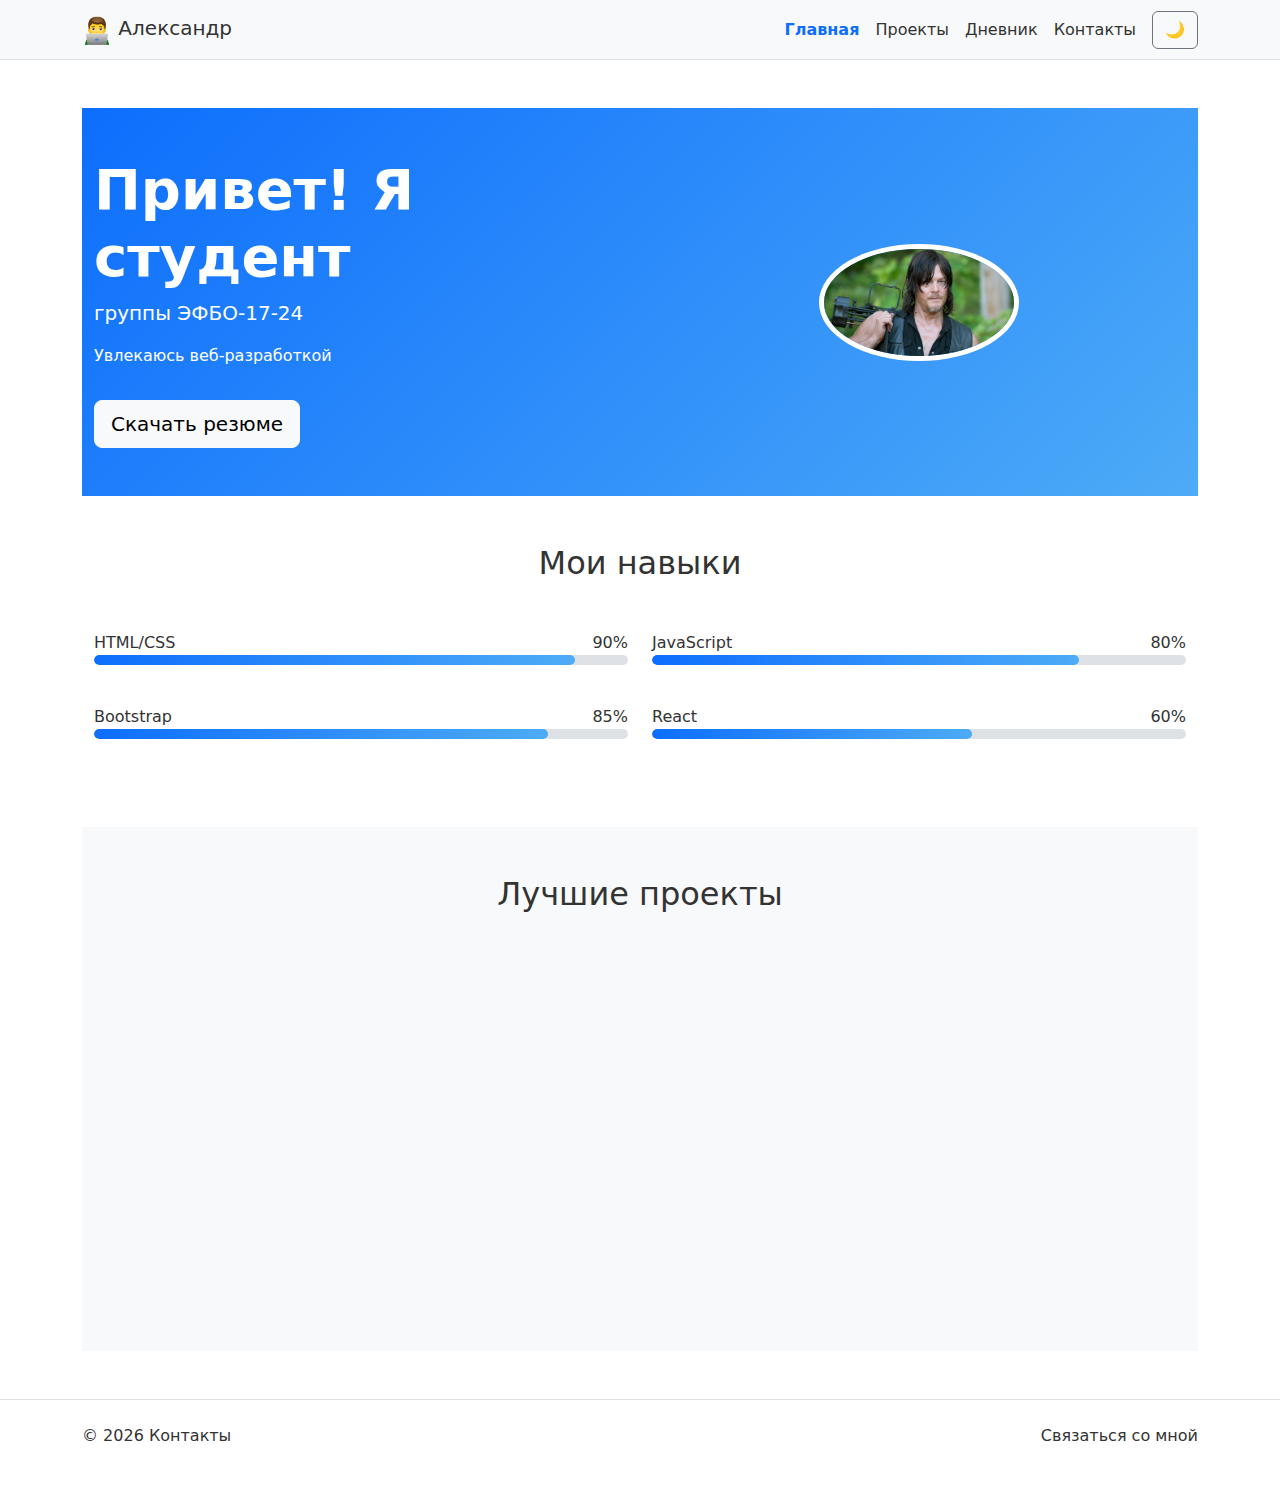
<file: index.html>
<!DOCTYPE html>
<html lang="ru" data-bs-theme="light">

<head>
    <meta charset="UTF-8">
    <meta name="viewport" content="width=device-width, initial-scale=1, viewport-fit=cover">
    <title>Главная - Портфолио</title>
    <link href="https://cdn.jsdelivr.net/npm/bootstrap@5.3.0/dist/css/bootstrap.min.css" rel="stylesheet">
    <link rel="stylesheet" href="styles/styles.css">
</head>

<body>
    <a class="skip-link" href="#main">Перейти к основному содержимому</a>

    <header>
        <!-- Навигация -->
        <nav class="navbar navbar-expand-lg navbar-custom">
            <div class="container">
                <a class="navbar-brand" href="index.html">
                    <img src="images/logo.png" alt="Логотип" width="30" height="30"
                        class="d-inline-block align-text-top">
                    Александр
                </a>
                <button class="navbar-toggler" type="button" data-bs-toggle="collapse" data-bs-target="#navbarNav"
                    aria-controls="navbarNav" aria-expanded="false" aria-label="Открыть меню навигации">
                    <span class="navbar-toggler-icon"></span>
                </button>
                <div class="collapse navbar-collapse" id="navbarNav">
                    <ul class="navbar-nav ms-auto">
                        <li class="nav-item">
                            <a class="nav-link active" href="index.html">Главная</a>
                        </li>
                        <li class="nav-item">
                            <a class="nav-link" href="pages/projects.html">Проекты</a>
                        </li>
                        <li class="nav-item">
                            <a class="nav-link" href="pages/diary.html">Дневник</a>
                        </li>
                        <li class="nav-item">
                            <a class="nav-link" href="pages/contacts.html">Контакты</a>
                        </li>
                    </ul>
                    <button class="btn btn-outline-secondary ms-2" id="themeToggle"
                        title="Переключить на тёмную тему">🌙</button>
                </div>
            </div>
        </nav>
    </header>

    <main id="main" class="container my-5">
        <!-- Герой секция -->
        <section class="hero-section bg-primary text-white py-5">
            <div class="container">
                <div class="row align-items-center">
                    <div class="col-md-6">
                        <h1 class="display-4 fw-bold">Привет! Я студент</h1>
                        <p class="lead">группы ЭФБО-17-24</p>
                        <p>Увлекаюсь веб-разработкой</p>
                        <a href="assets/resume.pdf" class="btn btn-light btn-lg mt-3" download>
                            Скачать резюме
                        </a>
                    </div>
                    
                    <div class="col-md-6 text-center">
                        <picture>
                            <source type="image/avif"
                                srcset="images/photo-150.avif 150w, images/photo-200.avif 200w, images/photo-300.avif 300w"
                                sizes="200px">
                            <source type="image/webp"
                                srcset="images/photo-150.webp 150w, images/photo-200.webp 200w, images/photo-300.webp 300w"
                                sizes="200px">
                            <img src="images/photo-200.jpg"
                                srcset="images/photo-150.jpg 150w, images/photo-200.jpg 200w, images/photo-300.jpg 300w"
                                sizes="200px" width="200" height="200" alt="Фото студента"
                                class="img-fluid rounded-circle profile-photo" fetchpriority="high">
                        </picture>
                    </div>
                </div>
            </div>
        </section>

        <!-- Навыки -->
        <section class="skills-section py-5">
            <div class="container">
                <h2 class="text-center mb-5">Мои навыки</h2>
                <div class="row">
                    <div class="col-md-6 mb-4">
                        <div class="skill-item">
                            <div class="d-flex justify-content-between">
                                <span>HTML/CSS</span>
                                <span>90%</span>
                            </div>
                            <div class="progress">
                                <div class="progress-bar" style="width: 90%"></div>
                            </div>
                        </div>
                    </div>
                    <div class="col-md-6 mb-4">
                        <div class="skill-item">
                            <div class="d-flex justify-content-between">
                                <span>JavaScript</span>
                                <span>80%</span>
                            </div>
                            <div class="progress">
                                <div class="progress-bar" style="width: 80%"></div>
                            </div>
                        </div>
                    </div>
                    <div class="col-md-6 mb-4">
                        <div class="skill-item">
                            <div class="d-flex justify-content-between">
                                <span>Bootstrap</span>
                                <span>85%</span>
                            </div>
                            <div class="progress">
                                <div class="progress-bar" style="width: 85%"></div>
                            </div>
                        </div>
                    </div>
                    <div class="col-md-6 mb-4">
                        <div class="skill-item">
                            <div class="d-flex justify-content-between">
                                <span>React</span>
                                <span>60%</span>
                            </div>
                            <div class="progress">
                                <div class="progress-bar" style="width: 60%"></div>
                            </div>
                        </div>
                    </div>
                </div>
            </div>
        </section>

        <!-- Лучшие проекты -->
        <section class="projects-preview bg-light py-5">
            <div class="container">
                <h2 class="text-center mb-5">Лучшие проекты</h2>
                <div class="row">
                    <div class="card project-card text-center h-100">
                        <img src="images/project1.jpg" class="card-img-top responsive-image" alt="Проект 1" loading="lazy" width="400"
                            height="270">
                        <div class="card-body">
                            <h5 class="card-title">Личный сайт</h5>
                            <p class="card-text">HTML, CSS</p>
                        </div>
                    </div>

                    <div class="card project-card text-center h-100">
                        <img src="images/project2.jpg" class="card-img-top responsive-image" alt="Проект 2" loading="lazy" width="400"
                            height="270">
                        <div class="card-body">
                            <h5 class="card-title">Todo-приложение</h5>
                            <p class="card-text">JavaScript</p>
                        </div>
                    </div>

                    <div class="card project-card text-center h-100">
                        <img src="images/project3.jpg" class="card-img-top responsive-image" alt="Проект 3" loading="lazy" width="400"
                            height="270">
                        <div class="card-body">
                            <h5 class="card-title">Интернет-магазин</h5>
                            <p class="card-text">React</p>
                        </div>
                    </div>
                </div>
            </div>
        </section>
    </main>

    <!-- Футер -->
    <footer class="bg-dark text-white py-4">
        <div class="container">
            <div class="row">
                <div class="col-md-6">
                    <p>&copy; 2025 Контакты</p>
                </div>
                <div class="col-md-6 text-end">
                    <a href="pages/contacts.html" class="text-white">Связаться со мной</a>
                </div>
            </div>
        </div>
    </footer>

    <script src="https://cdn.jsdelivr.net/npm/bootstrap@5.3.0/dist/js/bootstrap.bundle.min.js"></script>
    <script src="scripts/main.js"></script>
</body>

</html>
</file>
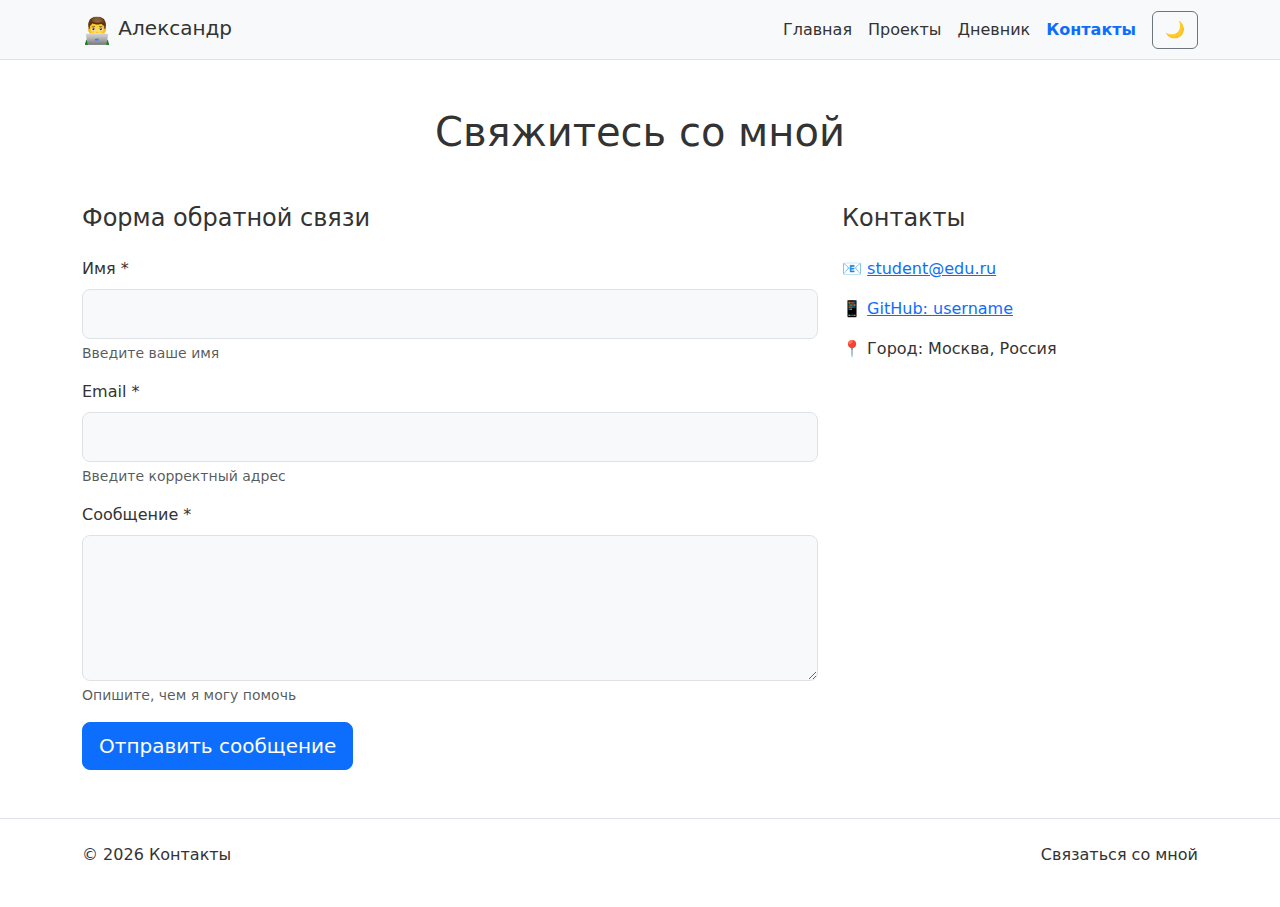
<file: pages/contacts.html>
<!DOCTYPE html>
<html lang="ru" data-bs-theme="light">

<head>
    <meta charset="UTF-8">
    <meta name="viewport" content="width=device-width, initial-scale=1, viewport-fit=cover">
    <title>Контакты - Портфолио</title>
    <meta name="description"
        content="Портфолио студента Александр — проекты, учебный дневник, контакты и резюме. Создано с использованием HTML, CSS, Bootstrap и JavaScript.">
    <link href="https://cdn.jsdelivr.net/npm/bootstrap@5.3.0/dist/css/bootstrap.min.css" rel="stylesheet">
    <link rel="stylesheet" href="../styles/styles.css">
</head>

<body>
    <a class="skip-link" href="#main">Перейти к основному содержимому</a>

    <header>
        <!-- Навигация -->
        <nav class="navbar navbar-expand-lg navbar-custom" role="navigation" aria-label="Основная навигация">
            <div class="container">
                <a class="navbar-brand" href="../index.html">
                    <img src="../images/logo.png" alt="Логотип" width="30" height="30"
                        class="d-inline-block align-text-top">
                    Александр
                </a>
                <button class="navbar-toggler" type="button" data-bs-toggle="collapse" data-bs-target="#navbarNav"
                    aria-controls="navbarNav" aria-expanded="false" aria-label="Открыть меню навигации">
                    <span class="navbar-toggler-icon"></span>
                </button>
                <div class="collapse navbar-collapse" id="navbarNav">
                    <ul class="navbar-nav ms-auto">
                        <li class="nav-item">
                            <a class="nav-link" href="../index.html">Главная</a>
                        </li>
                        <li class="nav-item">
                            <a class="nav-link" href="projects.html">Проекты</a>
                        </li>
                        <li class="nav-item">
                            <a class="nav-link" href="diary.html">Дневник</a>
                        </li>
                        <li class="nav-item">
                            <a class="nav-link active" aria-current="page" href="contacts.html">Контакты</a>
                        </li>
                    </ul>
                    <button class="btn btn-outline-secondary ms-2" id="themeToggle" title="Переключить на тёмную тему"
                        aria-pressed="false">🌙</button>
                </div>
            </div>
        </nav>
    </header>

    <main id="main">
        <!-- Контактная форма -->
        <section class="contacts-section py-5">
            <div class="container">
                <h1 class="text-center mb-5">Свяжитесь со мной</h1>

                <div class="row">
                    <div class="col-md-8">
                        <form id="contactForm" class="contact-form" aria-labelledby="contactFormTitle" novalidate>
                            <fieldset>
                                <legend id="contactFormTitle" class="h4 mb-4">Форма обратной связи</legend>

                                <div class="mb-3">
                                    <label for="name" class="form-label">
                                        Имя <span aria-hidden="true">*</span>
                                    </label>
                                    <input type="text" class="form-control" id="name" aria-required="true" required
                                        aria-describedby="nameHelp nameError">
                                    <div id="nameHelp" class="form-text">Введите ваше имя</div>
                                    <div id="nameError" class="invalid-feedback">Пожалуйста, введите ваше имя</div>
                                </div>

                                <div class="mb-3">
                                    <label for="email" class="form-label">
                                        Email <span aria-hidden="true">*</span>
                                    </label>
                                    <input type="email" class="form-control" id="email" aria-required="true" required
                                        aria-describedby="emailHelp emailError">
                                    <div id="emailHelp" class="form-text">Введите корректный адрес</div>
                                    <div id="emailError" class="invalid-feedback">Пожалуйста, введите корректный email
                                    </div>
                                </div>

                                <div class="mb-3">
                                    <label for="message" class="form-label">
                                        Сообщение <span aria-hidden="true">*</span>
                                    </label>
                                    <textarea class="form-control" id="message" rows="5" aria-required="true" required
                                        aria-describedby="messageHelp messageError"></textarea>
                                    <div id="messageHelp" class="form-text">Опишите, чем я могу помочь</div>
                                    <div id="messageError" class="invalid-feedback">Пожалуйста, введите сообщение</div>
                                </div>

                                <button type="submit" class="btn btn-primary btn-lg" aria-label="Отправить сообщение">
                                    Отправить сообщение
                                </button>
                            </fieldset>
                        </form>
                    </div>

                    <div class="col-md-4">
                        <aside class="contact-info" aria-label="Контактная информация">
                            <h2 class="h4 mb-4">Контакты</h2>
                            <ul class="list-unstyled">
                                <li class="mb-3"><span aria-hidden="true">📧</span> <a
                                        href="mailto:student@edu.ru">student@edu.ru</a></li>
                                <li class="mb-3"><span aria-hidden="true">📱</span> <a
                                        href="https://github.com/username">GitHub: username</a></li>
                                <li class="mb-3"><span aria-hidden="true">📍</span> Город: Москва, Россия</li>
                            </ul>
                        </aside>
                    </div>
                </div>
            </div>
        </section>
    </main>

    <!-- Футер -->
    <footer class="bg-dark text-white py-4">
        <div class="container">
            <div class="row">
                <div class="col-md-6">
                    <p>&copy; <span id="year">2025</span> Контакты</p>
                </div>
                <div class="col-md-6 text-end">
                    <a href="contacts.html" class="text-white">Связаться со мной</a>
                </div>
            </div>
        </div>
    </footer>

    <script src="https://cdn.jsdelivr.net/npm/bootstrap@5.3.0/dist/js/bootstrap.bundle.min.js"></script>
    <script src="../scripts/main.js"></script>
    <script src="../scripts/form-validation.js"></script>
</body>

</html>
</file>
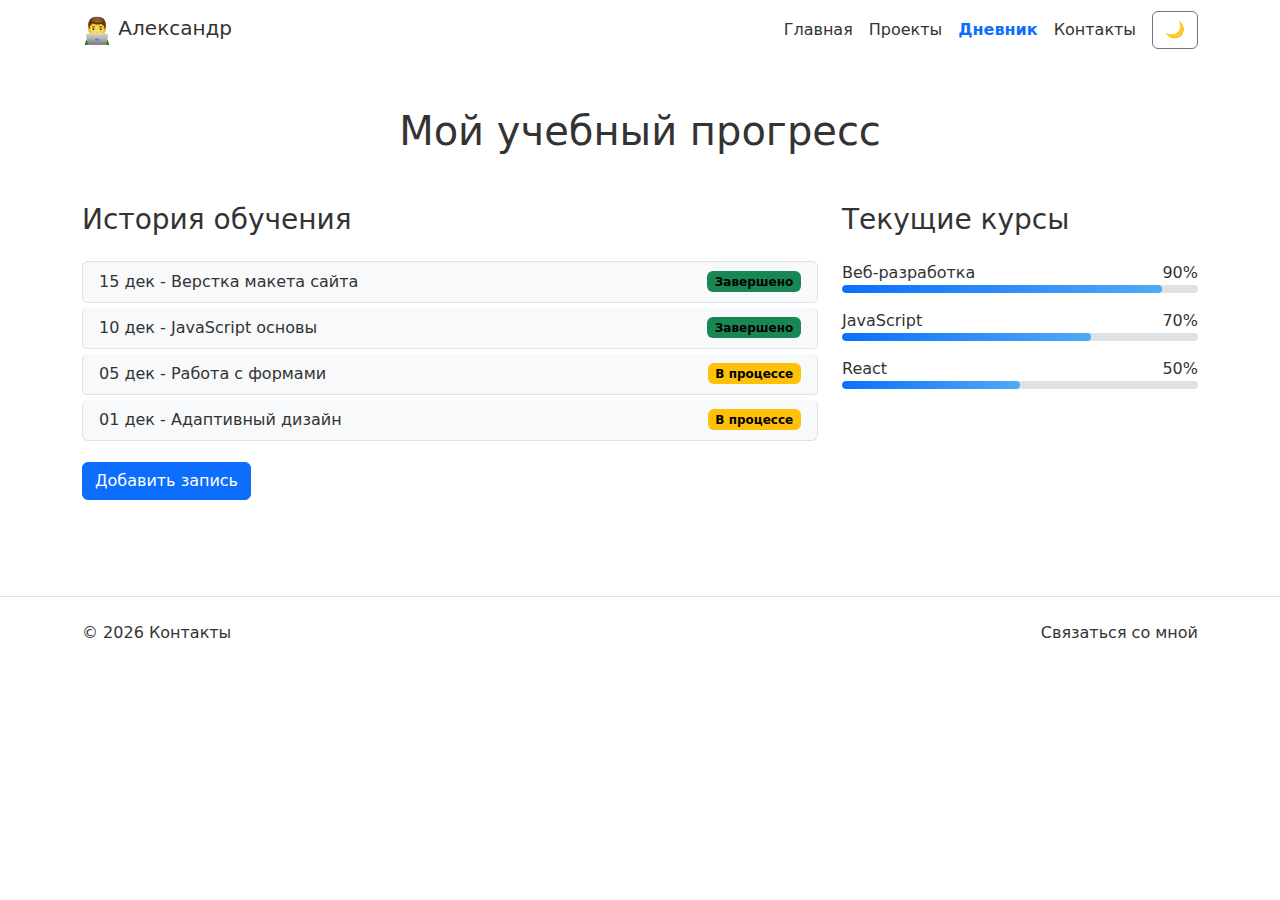
<file: pages/diary.html>
<!DOCTYPE html>
<html lang="ru" data-theme="light">

<head>
    <meta charset="UTF-8">
    <meta name="viewport" content="width=device-width, initial-scale=1.0">
    <title>Дневник - Портфолио</title>
    <link href="https://cdn.jsdelivr.net/npm/bootstrap@5.3.0/dist/css/bootstrap.min.css" rel="stylesheet">
    <link rel="stylesheet" href="../styles/styles.css">
</head>

<body>
    <!-- Навигация -->
    <nav class="navbar navbar-expand-lg navbar-light">
        <div class="container">
            <a class="navbar-brand" href="../index.html">
                <img src="../images/logo.png" alt="Логотип" width="30" height="30"
                    class="d-inline-block align-text-top">
                Александр
            </a>
            <button class="navbar-toggler" type="button" data-bs-toggle="collapse" data-bs-target="#navbarNav">
                <span class="navbar-toggler-icon"></span>
            </button>
            <div class="collapse navbar-collapse" id="navbarNav">
                <ul class="navbar-nav ms-auto">
                    <li class="nav-item">
                        <a class="nav-link" href="../index.html">Главная</a>
                    </li>
                    <li class="nav-item">
                        <a class="nav-link" href="projects.html">Проекты</a>
                    </li>
                    <li class="nav-item">
                        <a class="nav-link active" href="diary.html">Дневник</a>
                    </li>
                    <li class="nav-item">
                        <a class="nav-link" href="contacts.html">Контакты</a>
                    </li>
                </ul>
                <button class="btn btn-outline-secondary ms-2" id="themeToggle"
                    title="Переключить на тёмную тему">🌙</button>
            </div>
        </div>
    </nav>

    <!-- Учебный дневник -->
    <section class="diary-section py-5">
        <div class="container">
            <h1 class="text-center mb-5">Мой учебный прогресс</h1>

            <div class="row">
                <div class="col-md-8">
                    <div class="progress-list mb-5">
                        <h3 class="mb-4">История обучения</h3>
                        <div class="list-group" id="tasksList">
                            <div class="list-group-item">
                                <div class="d-flex justify-content-between align-items-center">
                                    <span>15 дек - Верстка макета сайта</span>
                                    <span class="badge bg-success">Завершено</span>
                                </div>
                            </div>
                            <div class="list-group-item">
                                <div class="d-flex justify-content-between align-items-center">
                                    <span>10 дек - JavaScript основы</span>
                                    <span class="badge bg-success">Завершено</span>
                                </div>
                            </div>
                            <div class="list-group-item">
                                <div class="d-flex justify-content-between align-items-center">
                                    <span>05 дек - Работа с формами</span>
                                    <span class="badge bg-warning">В процессе</span>
                                </div>
                            </div>
                            <div class="list-group-item">
                                <div class="d-flex justify-content-between align-items-center">
                                    <span>01 дек - Адаптивный дизайн</span>
                                    <span class="badge bg-warning">В процессе</span>
                                </div>
                            </div>
                        </div>
                        <button class="btn btn-primary mt-3" id="addEntryBtn" data-bs-toggle="modal"
                            data-bs-target="#addTaskModal">
                            Добавить запись
                        </button>
                    </div>
                </div>

                <div class="col-md-4">
                    <div class="current-courses">
                        <h3 class="mb-4">Текущие курсы</h3>
                        <div class="course-progress mb-3">
                            <div class="d-flex justify-content-between">
                                <span>Веб-разработка</span>
                                <span>90%</span>
                            </div>
                            <div class="progress">
                                <div class="progress-bar" style="width: 90%"></div>
                            </div>
                        </div>
                        <div class="course-progress mb-3">
                            <div class="d-flex justify-content-between">
                                <span>JavaScript</span>
                                <span>70%</span>
                            </div>
                            <div class="progress">
                                <div class="progress-bar" style="width: 70%"></div>
                            </div>
                        </div>
                        <div class="course-progress mb-3">
                            <div class="d-flex justify-content-between">
                                <span>React</span>
                                <span>50%</span>
                            </div>
                            <div class="progress">
                                <div class="progress-bar" style="width: 50%"></div>
                            </div>
                        </div>
                    </div>
                </div>
            </div>
        </div>
    </section>

    <!-- Модальное окно добавления задачи -->
    <div class="modal fade" id="addTaskModal" tabindex="-1">
        <div class="modal-dialog">
            <div class="modal-content">
                <div class="modal-header">
                    <h5 class="modal-title">Добавить новую задачу</h5>
                    <button type="button" class="btn-close" data-bs-dismiss="modal"></button>
                </div>
                <div class="modal-body">
                    <form id="addTaskForm">
                        <div class="mb-3">
                            <label for="taskDate" class="form-label">Дата</label>
                            <input type="date" class="form-control" id="taskDate" required>
                        </div>
                        <div class="mb-3">
                            <label for="taskDescription" class="form-label">Описание задачи</label>
                            <textarea class="form-control" id="taskDescription" rows="3" required
                                placeholder="Опишите задачу..."></textarea>
                        </div>
                        <div class="mb-3">
                            <label for="taskStatus" class="form-label">Статус</label>
                            <select class="form-select" id="taskStatus" required>
                                <option value="completed">Завершено</option>
                                <option value="in-progress" selected>В процессе</option>
                                <option value="planned">Запланировано</option>
                            </select>
                        </div>
                    </form>
                </div>
                <div class="modal-footer">
                    <button type="button" class="btn btn-secondary" data-bs-dismiss="modal">Отмена</button>
                    <button type="button" class="btn btn-primary" id="saveTaskBtn">Сохранить</button>
                </div>
            </div>
        </div>
    </div>

    <!-- Футер -->
    <footer class="bg-dark text-white py-4">
        <div class="container">
            <div class="row">
                <div class="col-md-6">
                    <p>&copy; 2025 Контакты</p>
                </div>
                <div class="col-md-6 text-end">
                    <a href="contacts.html">Связаться со мной</a>
                </div>
            </div>
        </div>
    </footer>

    <script src="https://cdn.jsdelivr.net/npm/bootstrap@5.3.0/dist/js/bootstrap.bundle.min.js"></script>
    <script src="../scripts/main.js"></script>
    <script src="../scripts/diary.js"></script>
</body>

</html>
</file>
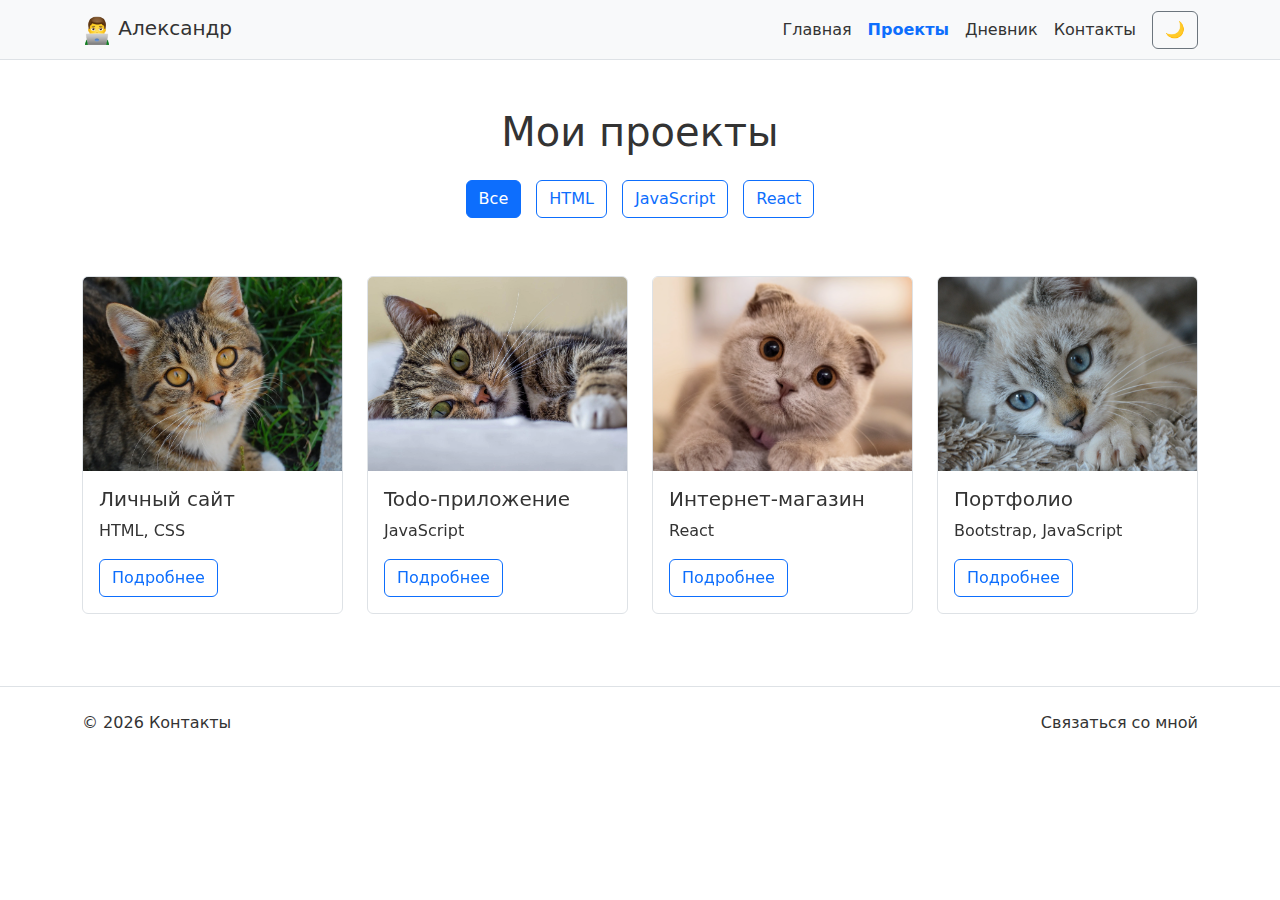
<file: pages/projects.html>
<!DOCTYPE html>
<html lang="ru" data-bs-theme="light">

<head>
    <meta charset="UTF-8">
    <meta name="viewport" content="width=device-width, initial-scale=1, viewport-fit=cover">
    <title>Проекты - Портфолио</title>
    <meta name="description"
        content="Портфолио студента Александр — проекты, учебный дневник, контакты и резюме. Создано с использованием HTML, CSS, Bootstrap и JavaScript.">
    <link href="https://cdn.jsdelivr.net/npm/bootstrap@5.3.0/dist/css/bootstrap.min.css" rel="stylesheet">
    <link rel="stylesheet" href="../styles/styles.css">
</head>

<body>
    <a class="skip-link" href="#main">Перейти к основному содержимому</a>

    <header>
        <!-- Навигация -->
        <nav class="navbar navbar-expand-lg navbar-custom">
            <div class="container">
                <a class="navbar-brand" href="../index.html">
                    <img src="../images/logo.png" alt="Логотип" width="30" height="30"
                        class="d-inline-block align-text-top">
                    Александр
                </a>
                <button class="navbar-toggler" type="button" data-bs-toggle="collapse" data-bs-target="#navbarNav"
                    aria-controls="navbarNav" aria-expanded="false" aria-label="Открыть меню навигации">
                    <span class="navbar-toggler-icon"></span>
                </button>
                <div class="collapse navbar-collapse" id="navbarNav">
                    <ul class="navbar-nav ms-auto">
                        <li class="nav-item">
                            <a class="nav-link" href="../index.html">Главная</a>
                        </li>
                        <li class="nav-item">
                            <a class="nav-link active" href="projects.html">Проекты</a>
                        </li>
                        <li class="nav-item">
                            <a class="nav-link" href="diary.html">Дневник</a>
                        </li>
                        <li class="nav-item">
                            <a class="nav-link" href="contacts.html">Контакты</a>
                        </li>
                    </ul>
                    <button class="btn btn-outline-secondary ms-2" id="themeToggle"
                        title="Переключить на тёмную тему">🌙</button>
                </div>
            </div>
        </nav>
    </header>

    <main id="main">
        <!-- Фильтры проектов -->
        <section class="projects-section py-5">
            <div class="container">
                <h1 class="text-center mb-4">Мои проекты</h1>

                <div class="filters mb-5 text-center">
                    <button class="btn btn-outline-primary active" data-filter="all">Все</button>
                    <button class="btn btn-outline-primary" data-filter="html">HTML</button>
                    <button class="btn btn-outline-primary" data-filter="js">JavaScript</button>
                    <button class="btn btn-outline-primary" data-filter="react">React</button>
                </div>

                <!-- Проекты в один ряд -->
                <div class="row justify-content-center" id="projects-grid">
                    <!-- Проект 1 -->
                    <div class="col-lg-3 col-md-6 mb-4 project-item" data-category="html">
                        <div class="card project-card h-100">
                            <picture>
                                <source type="image/webp"
                                    srcset="../images/project1-400.webp 400w, ../images/project1-800.webp 800w"
                                    sizes="(max-width: 768px) 100vw, 400px">
                                <source type="image/jpeg"
                                    srcset="../images/project1-400.jpg 400w, ../images/project1-800.jpg 800w"
                                    sizes="(max-width: 768px) 100vw, 400px">
                                <img src="../images/project1-400.jpg" class="card-img-top responsive-image"
                                    alt="Личный сайт" loading="lazy" width="400" height="270">
                            </picture>
                            <div class="card-body">
                                <h5 class="card-title">Личный сайт</h5>
                                <p class="card-text">HTML, CSS</p>
                                <button class="btn btn-outline-primary view-details" data-id="1">
                                    Подробнее
                                </button>
                            </div>
                        </div>
                    </div>

                    <!-- Проект 2 -->
                    <div class="col-lg-3 col-md-6 mb-4 project-item" data-category="js">
                        <div class="card project-card h-100">
                            <picture>
                                <source type="image/webp"
                                    srcset="../images/project2-400.webp 400w, ../images/project2-800.webp 800w"
                                    sizes="(max-width: 768px) 100vw, 400px">
                                <source type="image/jpeg"
                                    srcset="../images/project2-400.jpg 400w, ../images/project2-800.jpg 800w"
                                    sizes="(max-width: 768px) 100vw, 400px">
                                <img src="../images/project2-400.jpg" class="card-img-top responsive-image"
                                    alt="Todo-приложение" loading="lazy" width="400" height="270">
                            </picture>
                            <div class="card-body">
                                <h5 class="card-title">Todo-приложение</h5>
                                <p class="card-text">JavaScript</p>
                                <button class="btn btn-outline-primary view-details" data-id="2">
                                    Подробнее
                                </button>
                            </div>
                        </div>
                    </div>

                    <!-- Проект 3 -->
                    <div class="col-lg-3 col-md-6 mb-4 project-item" data-category="react">
                        <div class="card project-card h-100">
                            <picture>
                                <source type="image/webp"
                                    srcset="../images/project3-400.webp 400w, ../images/project3-800.webp 800w"
                                    sizes="(max-width: 768px) 100vw, 400px">
                                <source type="image/jpeg"
                                    srcset="../images/project3-400.jpg 400w, ../images/project3-800.jpg 800w"
                                    sizes="(max-width: 768px) 100vw, 400px">
                                <img src="../images/project3-400.jpg" class="card-img-top responsive-image"
                                    alt="Интернет-магазин" loading="lazy" width="400" height="270">
                            </picture>
                            <div class="card-body">
                                <h5 class="card-title">Интернет-магазин</h5>
                                <p class="card-text">React</p>
                                <button class="btn btn-outline-primary view-details" data-id="3">
                                    Подробнее
                                </button>
                            </div>
                        </div>
                    </div>

                    <!-- Проект 4 -->
                    <div class="col-lg-3 col-md-6 mb-4 project-item" data-category="html">
                        <div class="card project-card h-100">
                            <picture>
                                <source type="image/webp"
                                    srcset="../images/project4-400.webp 400w, ../images/project4-800.webp 800w"
                                    sizes="(max-width: 768px) 100vw, 400px">
                                <source type="image/jpeg" srcset="../images/project4-400.jpg "
                                    sizes="(max-width: 768px) 100vw, 400px">
                                <img src="../images/project4-400.jpg" class="card-img-top responsive-image"
                                    alt="Портфолио" loading="lazy" width="400" height="270">
                            </picture>
                            <div class="card-body">
                                <h5 class="card-title">Портфолио</h5>
                                <p class="card-text">Bootstrap, JavaScript</p>
                                <button class="btn btn-outline-primary view-details" data-id="4">
                                    Подробнее
                                </button>
                            </div>
                        </div>
                    </div>
                </div>
            </div>
        </section>

        <!-- Модальное окно для проекта -->
        <div class="modal fade" id="projectModal" tabindex="-1">
            <div class="modal-dialog modal-lg">
                <div class="modal-content">
                    <div class="modal-header">
                        <h5 class="modal-title" id="projectModalTitle">Название проекта</h5>
                        <button type="button" class="btn-close" data-bs-dismiss="modal"></button>
                    </div>
                    <div class="modal-body" id="projectModalBody">
                        <!-- Содержимое будет загружено через JavaScript -->
                    </div>
                </div>
            </div>
        </div>
    </main>

    <!-- Футер -->
    <footer class="bg-dark text-white py-4">
        <div class="container">
            <div class="row">
                <div class="col-md-6">
                    <p>&copy; 2025 Контакты</p>
                </div>
                <div class="col-md-6 text-end">
                    <a href="contacts.html">Связаться со мной</a>
                </div>
            </div>
        </div>
    </footer>

    <script src="https://cdn.jsdelivr.net/npm/bootstrap@5.3.0/dist/js/bootstrap.bundle.min.js"></script>
    <script src="../scripts/main.js"></script>
    <script src="../scripts/filters.js"></script>
    <script src="../scripts/modal.js"></script>
</body>

</html>
</file>
<file: styles/styles.css>
/* === Bootstrap 5.3+ ТЕМЫ === */
/* Светлая тема по умолчанию */
:root {
    --bs-primary: #0d6efd;
    --bs-secondary: #6c757d;
    --bs-success: #198754;
    --bs-warning: #ffc107;
    --bs-danger: #dc3545;
    --bs-light: #f8f9fa;
    --bs-dark: #212529;
    --bs-body-bg: #ffffff;
    --bs-body-color: #333333;
    --bs-border-color: #dee2e6;
    --bs-card-bg: #f8f9fa;
    --bs-navbar-bg: #f8f9fa;
    --bs-footer-bg: #ffffff;
    --bs-footer-color: #333333;
    --bs-footer-border: #dee2e6;
}

/* Тёмная тема через data-bs-theme */
[data-bs-theme="dark"] {
    --bs-body-bg: #1e1e1e;
    --bs-body-color: #ffffff;
    --bs-border-color: #333333;
    --bs-card-bg: #1a1a1a;
    --bs-navbar-bg: #0d0d0d;
    --bs-footer-bg: #0d0d0d;
    --bs-footer-color: #ffffff;
    --bs-footer-border: #333333;
}

/* === ОСНОВНЫЕ СТИЛИ === */
body {
    background-color: var(--bs-body-bg);
    color: var(--bs-body-color);
    transition: all 0.3s ease;
}

/* === НАВИГАЦИЯ === */
.navbar-custom {
    background-color: var(--bs-navbar-bg) !important;
    border-bottom: 1px solid var(--bs-border-color);
}

.navbar-brand,
.nav-link {
    color: var(--bs-body-color) !important;
}

.nav-link.active {
    color: var(--bs-primary) !important;
    font-weight: bold;
}

.theme-toggle {
    border: 1px solid var(--bs-border-color);
    background-color: var(--bs-card-bg);
    color: var(--bs-body-color);
}

/* === ГЕРОЙ === */
.hero-section {
    background: linear-gradient(135deg, var(--bs-primary), #4dabf7);
}

.profile-photo {
    max-width: 300px;
    border: 5px solid white;
    border-radius: 50%;
}

/* === НАВЫКИ === */
.skill-item {
    margin-bottom: 1rem;
}

.progress {
    height: 10px;
    border-radius: 5px;
    background-color: var(--bs-border-color);
}

.progress-bar {
    background: linear-gradient(90deg, var(--bs-primary), #4dabf7);
    border-radius: 5px;
}

/* анимация появления (используется IntersectionObserver) */
.animate-hidden {
  opacity: 0;
  transform: translateY(20px);
  transition: opacity 0.6s ease, transform 0.6s ease;
  will-change: opacity, transform;
}

.animate-visible {
  opacity: 1;
  transform: translateY(0);
  transition: opacity 0.6s ease, transform 0.6s ease;
}

/* Карточки: плавный подъём при hover */
.card {
  background-color: var(--bs-card-bg);
  border: 1px solid var(--bs-border-color);
  transition: transform 0.3s ease, box-shadow 0.3s ease;
  will-change: transform;
}

.card:hover {
  transform: translateY(-10px);
  box-shadow: 0 12px 30px rgba(0, 0, 0, 0.25);
}

.project-card {
    height: auto;
}

/* === ФИЛЬТРЫ === */
.filters .btn {
    margin: 0 5px 10px;
    border-color: var(--bs-primary);
    color: var(--bs-primary);
}

.filters .btn.active,
.filters .btn:hover {
    background-color: var(--bs-primary);
    border-color: var(--bs-primary);
    color: white;
}

/* === ДНЕВНИК === */
.course-progress .progress {
    height: 8px;
}

.list-group-item {
    border: 1px solid var(--bs-border-color);
    margin-bottom: 5px;
    border-radius: 5px;
    background-color: var(--bs-card-bg);
}

/* === КОНТАКТЫ === */
.contact-form .form-control {
    border-color: var(--bs-border-color);
    background-color: var(--bs-card-bg);
    border-radius: 8px;
    padding: 12px;
    transition: border-color 0.3s ease;
}

.contact-form .form-control:focus {
    border-color: var(--bs-primary);
    box-shadow: 0 0 0 0.2rem rgba(13, 110, 253, 0.25);
}

/* --- Индикаторы фокуса для доступности --- */
.form-control:focus {
    outline: none;
    border-color: #0d6efd;
    box-shadow: 0 0 0 3px rgba(13, 110, 253, 0.4);
}

/* Скрытый текст только для скринридеров */
.sr-only {
    position: absolute;
    width: 1px;
    height: 1px;
    padding: 0;
    margin: -1px;
    overflow: hidden;
    clip: rect(0,0,0,0);
    white-space: nowrap;
    border: 0;
}

/* === ФУТЕР === */
footer.bg-dark.text-white {
    background-color: var(--bs-footer-bg) !important;
    color: var(--bs-footer-color) !important;
    border-top: 1px solid var(--bs-footer-border) !important;
}

footer.bg-dark.text-white a {
    color: var(--bs-footer-color) !important;
    text-decoration: none;
}

footer.bg-dark.text-white a:hover {
    color: var(--bs-primary) !important;
    text-decoration: underline;
}

/* === МОДАЛЬНЫЕ ОКНА === */
.modal-content {
    box-shadow: 0 10px 30px rgba(0, 0, 0, 0.3);
    background-color: var(--bs-card-bg);
}

.modal-header,
.modal-footer {
    background-color: var(--bs-navbar-bg);
    border-color: var(--bs-border-color);
}

.modal-header { border-radius: 15px 15px 0 0; }
.modal-footer { border-radius: 0 0 15px 15px; }

.btn-close {
    filter: invert(0);
}

[data-bs-theme="dark"] .btn-close {
    filter: invert(1);
}

/* === СЕКЦИИ === */
.bg-light {
    background-color: var(--bs-card-bg) !important;
}

/* === КНОПКИ === */
.btn-outline-primary {
    color: var(--bs-primary);
    border-color: var(--bs-primary);
}

.btn-outline-primary:hover {
    background-color: var(--bs-primary);
    border-color: var(--bs-primary);
    color: white;
}

.btn-outline-light {
    color: #6c757d;
    border-color: #6c757d;
}

.btn-outline-light:hover {
    background-color: #6c757d;
    border-color: #6c757d;
    color: white;
}

[data-bs-theme="dark"] .btn-outline-light {
    color: #adb5bd;
    border-color: #adb5bd;
}

[data-bs-theme="dark"] .btn-outline-light:hover {
    background-color: #adb5bd;
    border-color: #adb5bd;
    color: #000;
}

/* === БЕЙДЖИ === */
.badge.bg-success,
.badge.bg-warning,
.badge.bg-primary {
    color: #000;
}

/* === ТЕКСТ === */
.text-muted {
    color: #6c757d !important;
}

[data-bs-theme="dark"] .text-muted {
    color: #adb5bd !important;
}

/* === АДАПТИВНОСТЬ === */
@media (max-width: 768px) {
    .profile-photo {
        max-width: 200px;
        margin-top: 2rem;
    }
    .display-4 {
        font-size: 2rem;
    }
}

@media (pointer: coarse) {
    a, button, .nav-link {
        min-height: 44px;
        padding-block: .75rem;
    }
}

/* === ДОСТУПНОСТЬ === */
.skip-link {
    position: absolute;
    inset-inline-start: 1rem;
    inset-block-start: -100%;
    z-index: 10000;
    padding: .5rem .75rem;
    background: #111;
    color: #fff;
    border-radius: .5rem;
    text-decoration: none;
}

.skip-link:focus,
.skip-link:focus-visible {
    inset-block-start: 1rem;
}

:focus-visible {
    outline: 3px solid #2563eb;
    outline-offset: 2px;
}

/* === ИЗОБРАЖЕНИЯ === */
.card-img-top,
.project-card img {
  display: block;
  width: 100%;
  height: auto;
  aspect-ratio: 4 / 3;
  object-fit: cover;
}

.responsive-image {
  width: 100%;
  height: auto;
  display: block;
}

/* === СЕТКА ПРОЕКТОВ === */
.projects-preview .row {
    display: grid;
    grid-template-columns: repeat(auto-fit, minmax(280px, 1fr));
    gap: 1rem;
}
</file>
